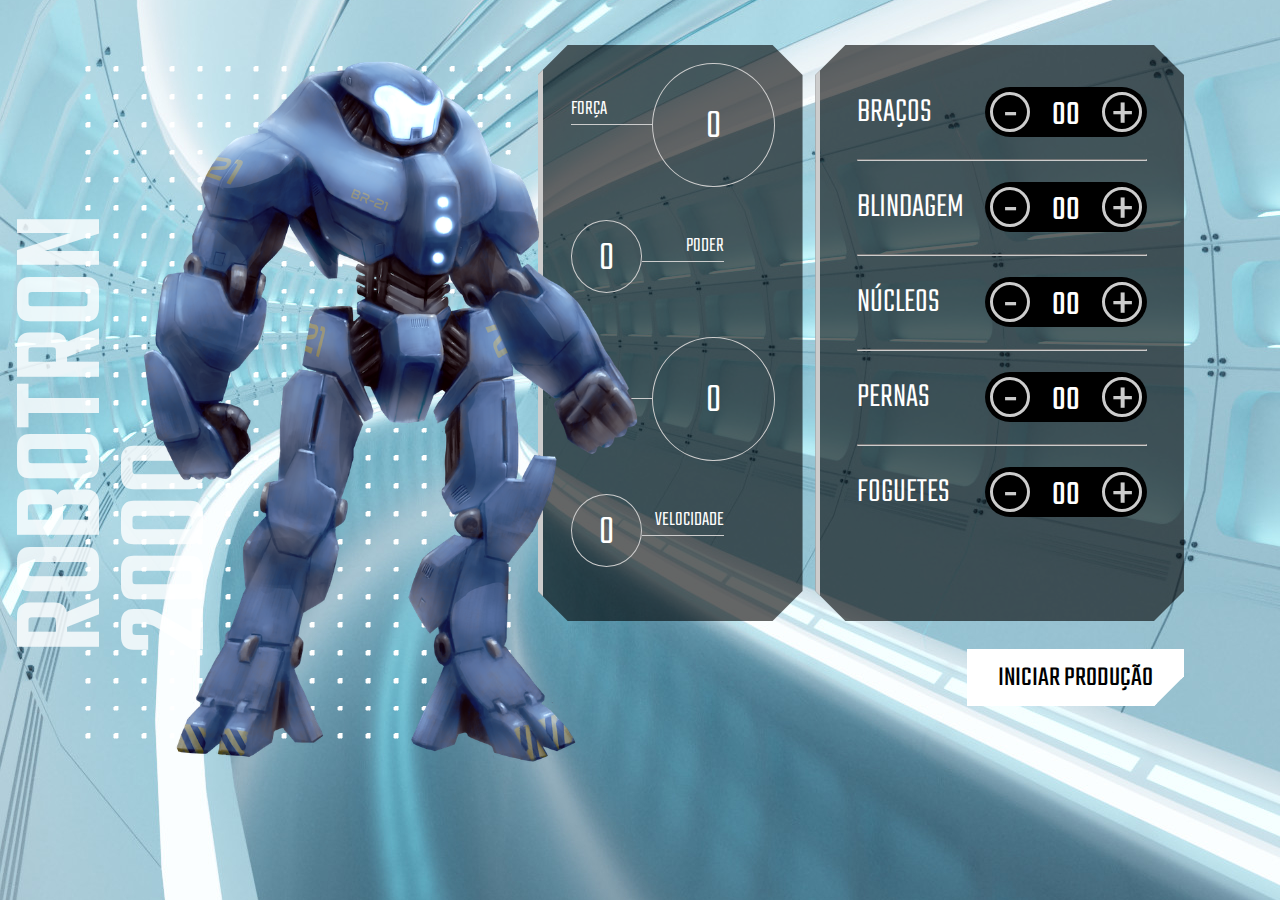
<file: JavaScript-manipulando-DOM/index.html>
<!DOCTYPE html>
<html lang="en">
<head>
    <meta charset="UTF-8">
    <meta http-equiv="X-UA-Compatible" content="IE=edge">
    <meta name="viewport" content="width=device-width, initial-scale=1.0">
    <link rel="shortcut icon" type="image/jpg" href="img/favicon.ico"/>
    <title>Robotron 2000</title>

    <link rel="stylesheet" href="css/style.css">
    <link rel="preconnect" href="https://fonts.googleapis.com">
    <link rel="preconnect" href="https://fonts.gstatic.com" crossorigin>
    <link href="https://fonts.googleapis.com/css2?family=Teko:wght@300;500&display=swap" rel="stylesheet"> 

</head>
<body>
    <main>
        <section class="robotron">
            <img class="robo" src="img/robotron.png" alt="Robotron">
            <figcaption class="titulo">ROBOTRON <br>2000</figcaption>
        </section>

        <section class="box estatisticas">
            <div class="estatistica">
                <p class="estatistica-titulo">Força</p>
                <div class="estatistica-valor">
                    <p class="estatistica-numero" data-estatistica="forca">0</p>
                </div>
            </div>
            <div class="estatistica">
                <p class="estatistica-titulo">Poder</p>
                <div class="estatistica-valor">
                    <p class="estatistica-numero" data-estatistica="poder">0</p>
                </div>
            </div>
            <div class="estatistica">
                <p class="estatistica-titulo">Energia</p>
                <div class="estatistica-valor">
                    <p class="estatistica-numero" data-estatistica="energia">0</p>
                </div>
            </div>
            <div class="estatistica">
                <p class="estatistica-titulo">Velocidade</p>
                <div class="estatistica-valor">
                    <p class="estatistica-numero" data-estatistica="velocidade">0</p>
                </div>
            </div>
        </section>

        <section class="equipamentos">
            <form action="" class="montador">
                <div class="box montador-conteudo">
                    <div class="peca">
                        <label for="" class="peca-titulo">Braços</label>
                        <div class="controle">
                            <buttom class="controle-ajuste" data-controle="-" data-peca="bracos">-</buttom>
                            <input type="text" class="controle-contador" value="00" data-contador>
                            <buttom class="controle-ajuste" data-controle="+" data-peca="bracos">+</buttom>
                        </div>
                    </div>
                    <hr class="linha">
                    <div class="peca">
                        <label for="" class="peca-titulo">Blindagem</label>
                        <div class="controle">
                            <buttom class="controle-ajuste" data-controle="-" data-peca="blindagem">-</buttom>
                            <input type="text" class="controle-contador" value="00" data-contador>
                            <buttom class="controle-ajuste" data-controle="+" data-peca="blindagem">+</buttom>
                        </div>
                    </div>
                    <hr class="linha">
                    <div class="peca">
                        <label for="" class="peca-titulo">Núcleos</label>
                        <div class="controle">
                            <buttom class="controle-ajuste" data-controle="-" data-peca="nucleos">-</buttom>
                            <input type="text" class="controle-contador" value="00" data-contador>
                            <buttom class="controle-ajuste" data-controle="+" data-peca="nucleos">+</buttom>
                        </div>
                    </div>
                    <hr class="linha">
                    <div class="peca">
                        <label for="" class="peca-titulo">Pernas</label>
                        <div class="controle">
                            <buttom class="controle-ajuste" data-controle="-" data-peca="pernas">-</buttom>
                            <input type="text" class="controle-contador" value="00" data-contador>
                            <buttom class="controle-ajuste" data-controle="+" data-peca="pernas">+</buttom>
                        </div>
                    </div>
                    <hr class="linha">
                    <div class="peca">
                        <label for="" class="peca-titulo">Foguetes</label>
                        <div class="controle">
                            <buttom class="controle-ajuste" data-controle="-" data-peca="foguetes">-</buttom>
                            <input type="text" class="controle-contador" value="00" data-contador>
                            <buttom class="controle-ajuste" data-controle="+" data-peca="foguetes">+</buttom>
                        </div>
                    </div>
                </div>
                <input type="submit" value="Iniciar produção" class="producao" id="producao">
            </form>
        </section>
    </main>
    <script async src="js\main.js"></script>
</body>
</html>
</file>
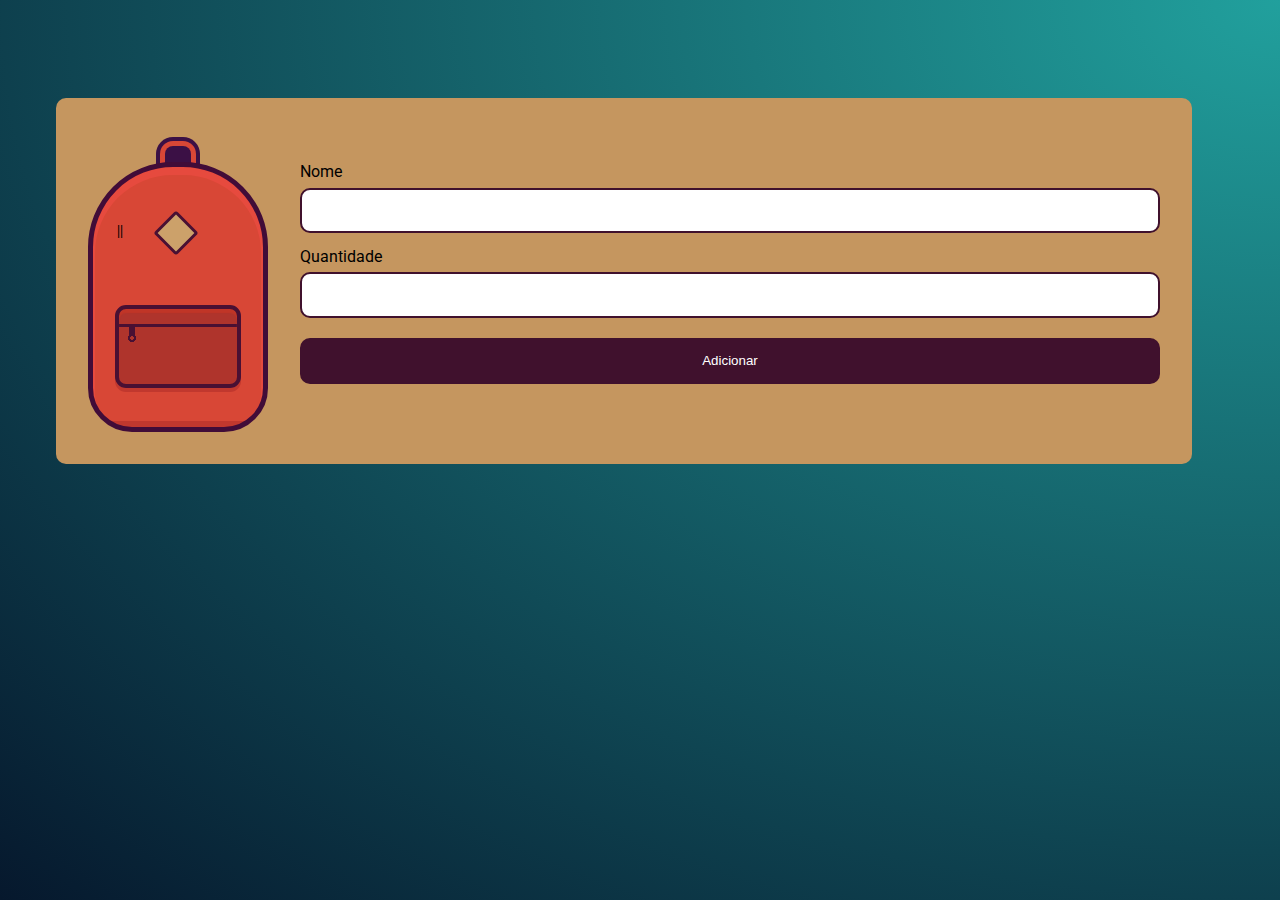
<file: JS-Web-armazenando-dados-no-navegador/index.html>
<!DOCTYPE html>
<html lang="en">
<head>
    <meta charset="UTF-8">
    <meta http-equiv="X-UA-Compatible" content="IE=edge">
    <meta name="viewport" content="width=device-width, initial-scale=1.0">
    <title>Mochila de viagem</title>
    <link rel="stylesheet" href="css/style.css">

    <link rel="preconnect" href="https://fonts.googleapis.com">
    <link rel="preconnect" href="https://fonts.gstatic.com" crossorigin>
    <link href="https://fonts.googleapis.com/css2?family=Roboto&display=swap" rel="stylesheet"> 
</head>
<body>
    <main class="conteudo">
        <div class="principal">
            <div class="mochila"></div>
            <form action="" class="adicionar" id="novoItem">
                <label for="item">Nome</label>
                <input type="text" name="nome" id="nome">
                <label for="item">Quantidade</label>
                <input type="number" name="quantidade" id="quantidade">
                <input type="submit" value="Adicionar" class="cadastrar">
            </form>
        </div>
        
        <ul class="lista" id="lista">
        </ul>
    </main>
    <script src="js/main.js"></script>
</body>
</html>
</file>
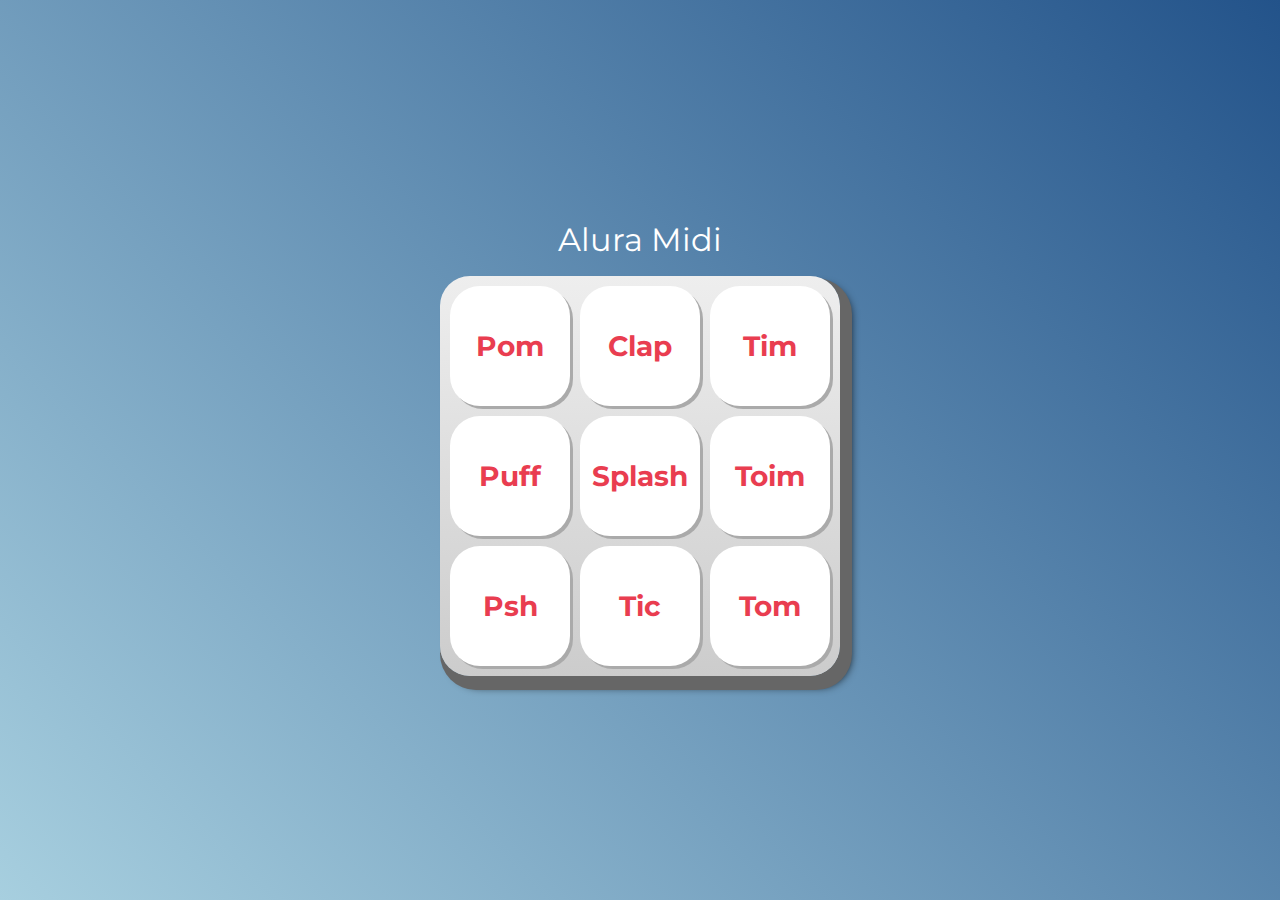
<file: Js-Web-PaginasDimanicas/index.html>
<!DOCTYPE html>
<html lang="pt-BR">
<head>
    <meta charset="UTF-8">
    <meta http-equiv="X-UA-Compatible" content="IE=edge">
    <meta name="viewport" content="width=device-width, initial-scale=1.0">

    <title>Alura MIDI</title>

    <link rel="preconnect" href="https://fonts.googleapis.com">
    <link rel="preconnect" href="https://fonts.gstatic.com" crossorigin>
    <link href="https://fonts.googleapis.com/css2?family=Montserrat:wght@500;600&display=swap" rel="stylesheet">

    <link rel="icon" type="image/png" href="images/bateria.png">
    <link rel="stylesheet" href="css/reset.css">
    <link rel="stylesheet" href="css/estilos.css">
    
</head>
<body>

    <h1>Alura Midi</h1>

    <section class="teclado">
        <button class="tecla tecla_pom">Pom</button>
        <button class="tecla tecla_clap">Clap</button>
        <button class="tecla tecla_tim">Tim</button>

        <button class="tecla tecla_puff">Puff</button>
        <button class="tecla tecla_splash">Splash</button>
        <button class="tecla tecla_toim">Toim</button>

        <button class="tecla tecla_psh">Psh</button>
        <button class="tecla tecla_tic">Tic</button>
        <button class="tecla tecla_tom">Tom</button>
    </section>

    <audio src="sounds/keyq.wav" id="som_tecla_pom"></audio>
    <audio src="sounds/keyw.wav" id="som_tecla_clap"></audio>
    <audio src="sounds/keye.wav" id="som_tecla_tim"></audio>
    <audio src="sounds/keya.wav" id="som_tecla_puff"></audio>
    <audio src="sounds/keys.wav" id="som_tecla_splash"></audio>
    <audio src="sounds/keyd.wav" id="som_tecla_toim"></audio>
    <audio src="sounds/keyz.wav" id="som_tecla_psh"></audio>
    <audio src="sounds/keyx.wav" id="som_tecla_tic"></audio>
    <audio src="sounds/keyc.wav" id="som_tecla_tom"></audio>
    <script src="main.js"></script>
</body>
</html>
</file>
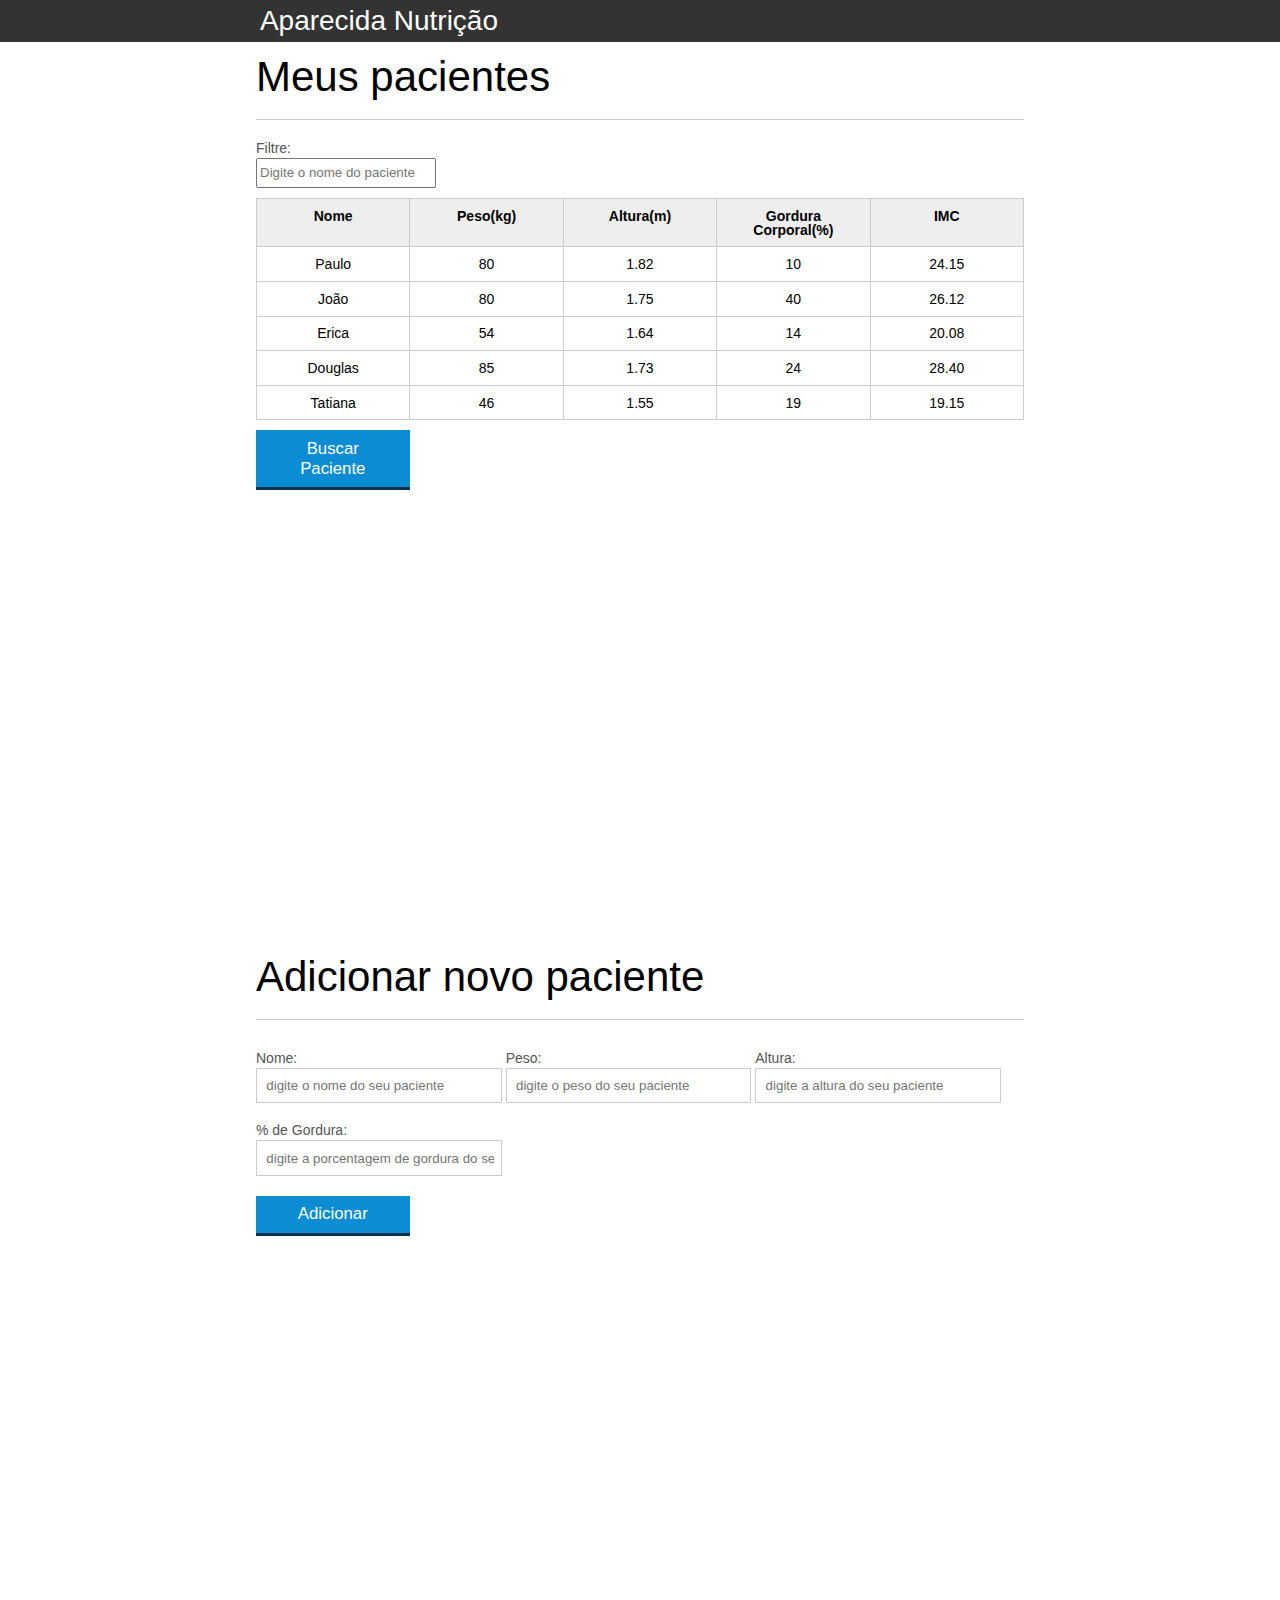
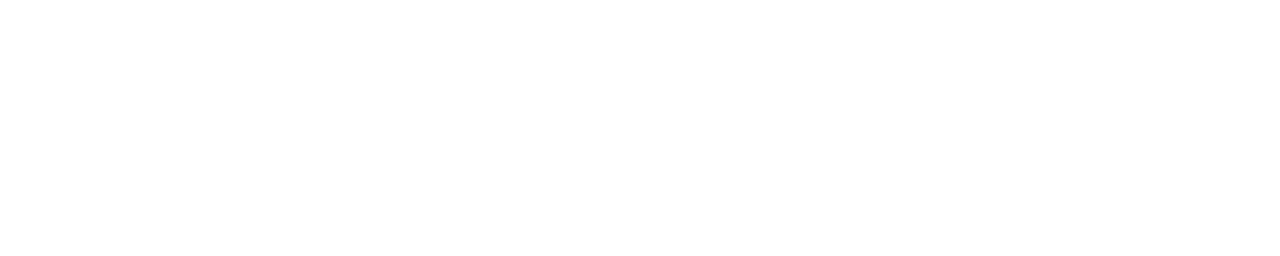
<file: JS-Web-Introdução-Nutrição/introducao-javascript/index.html>
<html lang="pt-br">
	<head>
		<meta charset="UTF-8">
		<title>Aparecida Nutrição</title>
		<link rel="icon" href="favicon.ico" type="image/x-icon">
		<link rel="stylesheet" type="text/css" href="css/reset.css">
		<link rel="stylesheet" type="text/css" href="css/index.css">

	</head>
	<body>

		<header>
			<div class="container">
				<h2 class="titulo">Aparecida Nutrição</h2>
			</div>
		</header>
		<main>
			<section class="container">
				<h2>Meus pacientes</h2>
				<label for="filtrar-tabela">Filtre:</label>
				<input type="text" name="filtro" id="filtrar-tabela" placeholder="Digite o nome do paciente">
				
				<table>
					<thead>
						<tr>
							<th>Nome</th>
							<th>Peso(kg)</th>
							<th>Altura(m)</th>
							<th>Gordura Corporal(%)</th>
							<th>IMC</th>
						</tr>
					</thead>
					<tbody id="tabela-pacientes">
						<tr class="paciente" id="primeiro-paciente" >
							<td class="info-nome">Paulo</td>
							<td class="info-peso">80</td>
							<td class="info-altura">1.82</td>
							<td class="info-gordura">10</td>
							<td class="info-imc">0</td>
						</tr>

						<tr class="paciente" >
							<td class="info-nome">João</td>
							<td class="info-peso">80</td>
							<td class="info-altura">1.75</td>
							<td class="info-gordura">40</td>
							<td class="info-imc">0</td>
						</tr>

						<tr class="paciente" >
							<td class="info-nome">Erica</td>
							<td class="info-peso">54</td>
							<td class="info-altura">1.64</td>
							<td class="info-gordura">14</td>
							<td class="info-imc">0</td>
						</tr>

						<tr class="paciente">
							<td class="info-nome">Douglas</td>
							<td class="info-peso">85</td>
							<td class="info-altura">1.73</td>
							<td class="info-gordura">24</td>
							<td class="info-imc">0</td>
						</tr>
						<tr class="paciente" >
							<td class="info-nome">Tatiana</td>
							<td class="info-peso">46</td>
							<td class="info-altura">1.55</td>
							<td class="info-gordura">19</td>
							<td class="info-imc">0</td>
						</tr>
					</tbody>
				</table>
				<span id="erro-ajax" class="invisivel"> Erro ao buscar os pacientes</span>
				<button id="buscar-paciente" class="botao bto-principal">Buscar Paciente</button>
				
				<script src="js/CalculaIMC.js"></script>
				<script src="js/form.js"></script>
				<script src="js/removerPaciente.js"></script>
				<script src="js/filter.js"></script>
				<script src="js/buscarPacientes.js"></script>

			</section>
		</main>
		<section class="container">
			<h2 id="titulo-form">Adicionar novo paciente</h2>
			<ul id="mensagem-erro"></ul>
			<form id="form-adiciona">
				<div class="grupo">
					<label for="nome">Nome:</label>
					<input id="nome" name="nome" type="text" placeholder="digite o nome do seu paciente" class="campo">
				</div>
				<div class="grupo">
					<label for="peso">Peso:</label>
					<input id="peso" name="peso" type="text" placeholder="digite o peso do seu paciente" class="campo campo-medio">
				</div>
				<div class="grupo">
					<label for="altura">Altura:</label>
					<input id="altura" name="altura" type="text" placeholder="digite a altura do seu paciente" class="campo campo-medio">
				</div>
				<div class="grupo">
					<label for="gordura">% de Gordura:</label>
					<input id="gordura" type="text" placeholder="digite a porcentagem de gordura do seu paciente" class="campo campo-medio">
				</div>
		
				<button id="adicionar-paciente" class="botao bto-principal">Adicionar</button>
				
			</form>
		</section>
		<script src='js/CalculaIMC.js'></script>
		<script src="js/form.js"></script>
		<script src="js/removerPaciente.js"></script>
		<script src="js/filter.js"></script>
		<script src="js/buscarPacientes.js"></script>
	</body>
</html>
</file>
<file: JavaScript-manipulando-DOM/css/style.css>
:root {
    --main-cinza: #CCCCCC;
    --main-branco: #FFFFFF;
    --main-preto: #000000;
}

* {
    box-sizing: border-box;
}

body {
    background: url(../img/fundo.jpg);
    background-position: center center;
    background-size: cover cover;
    padding: 0;
    margin: 0;
    font-weight: 300;
}

body, input {
    font-family: 'Teko', sans-serif;
}

main {
    width: 80vw;
    height: 80vh;
    margin: 10vh 8vw 10vh 12vw;
    display: flex;
    gap: 1vw;
}

.robotron {
    background: url(../img/estrutura.png) no-repeat;
    background-position: center center;
    margin: 0;
    flex-basis: 40%;
    position: relative;
}

.robo {
    height: 110%;
    z-index: 1;
    position: absolute;
    left: -20%;
    top: -5%;
}

.titulo {
    transform: rotate(180deg);
    font-weight: 500;
    font-size: 130px;
    position: absolute;
    bottom: 7rem;
    left: -3rem;
    line-height: 0.8;
    writing-mode: vertical-rl;
    text-orientation: mixed;
    color: rgba(255,255,255,0.8)
}

.box {
    background: rgba(0,0,0,0.6);
    clip-path: polygon(calc(100% - 30px) 0, 100% 30px, 100% calc(100% - 30px), calc(100% - 30px) 100%, 30px 100%, 0 calc(100% - 30px), 0 30px, 30px 0);
    border-left: 5px solid var(--main-cinza);
    height: 80%;
}

/****************************** Equipamentos *****/

.equipamentos {
    flex-basis: 32%;
}

.montador {
    height: 100%;;
}

.montador-conteudo {
    padding: 2em 10%;
}

.peca {
    padding: 1em 0;
}

.peca-titulo {
    color: var(--main-branco);
    text-transform: uppercase;
    font-size: 2.5em;
}

.controle {
    background: var(--main-preto);
    border-radius: 25px;
    float: right;
    display: inline-flex;
    padding: 5px;
    align-items: center;
    align-self: flex-end;
}

.controle-contador {
    width: 40px;
    height: 35px;
    background: none;
    border: 0;
    margin: 0 1rem;
    color: var(--main-branco);
    text-align: center;
    font-size: 2.5em;
    display: inline-flex;
    align-items: center;
    padding-top: 8px;
}

.controle-ajuste {
    display: inline-block;
    width: 40px;
    height: 40px;
    line-height: 44px;
    border-radius: 50%;
    color: var(--main-cinza);
    font-size: 4em;
    background: var(--main-preto);
    text-align: center;
    border: 3px solid var(--main-cinza);
    cursor: pointer;
}

.linha {
    border-color: var(--main-cinza);
}

.producao {
    margin-top: 1em;
    font-size: 2em;
    text-transform: uppercase;
    padding: 0.2em 1em;
    float: right;
    border: 3px solid var(--main-branco);
    background: var(--main-branco);
    clip-path: polygon(100% 0, 100% calc(100% - 30px), calc(100% - 30px) 100%, 0 100%, 0 0);
    cursor: pointer;
}

.producao:hover {
    background: var(--main-preto);
    color: var(--main-branco)
}



/****************************** Estatísticas *****/
.estatisticas {
    flex-basis: 23%;
    padding: 2em 2em 0;
}

.estatistica {
    color: var(--main-branco);
    display: flex;
    align-items: flex-start;
    height: 25%;
}

.estatistica-titulo {
    font-size: 1.5em;
    border-bottom: 1px solid var(--main-cinza);
    flex-basis: 40%;
    text-transform: uppercase;
    order: 1
}

.estatistica-valor {
    flex-basis: 60%;
    position: relative;
    margin: 10px 0 0;
    order: 2;
    margin: -10px 0 0;
}

.estatistica-valor::after {
    content: "";
    display: block;
    padding-bottom: 100%;
    border: 1px solid var(--main-cinza);
    border-radius: 50%;
}

.estatistica-numero {
    position: absolute;
    top: 50%;
    transform: translateY(-46%);
    width: 100%;
    line-height: 100%;
    text-align: center;
    font-size: 3em;
    margin: 0;
}

.estatistica:nth-child(2n) .estatistica-titulo {
    order: 2;
    text-align: right;
}

.estatistica:nth-child(2n) .estatistica-valor {
    order: 1;
    flex-basis: 35%;
    margin: 10px 0 0;
}

@media screen and (max-width: 1600px) {
    body { 
        font-size: 14px;
    }
    main {
        width: 90vw;
        height: 80vh;
        margin: 5vh auto;
    }
}

@media screen and (max-width: 1200px) {
    body { 
        font-size: 13px;
    }

    main {
        width: 96vw;
        height: 80vh;
        margin: 10vh auto;
    }
}
</file>
<file: JS-Web-armazenando-dados-no-navegador/css/style.css>
html {
    background: radial-gradient(farthest-corner at right top,#21A09D, #06182D);
    height: 100%;
    font-family: 'Roboto', cursive;
}

.conteudo {
    padding: 10vh 3em 0;
    display: flex;
    align-items: flex-start;
    gap: 2em;
}

.principal {
    flex-grow: 1;
    flex-basis: auto;
    min-width: 600px;
    padding: 4em 2em 2em;
    box-sizing: border-box;
    display: flex;
    background: #C5965F;
    border-radius: 10px;
    gap: 2em;
}
  
.mochila {
    min-width: 170px;
    max-width: 170px;
    height: 180px;
    padding-top: 80px;
    background-color: #d84736;
    box-shadow: inset 0 6px 0 2px #e64a3e, 0 -93px 0 -77px #3b1045, 0 -93px 0 -72px #d84736, 0 -93px 0 -68px #3b1045;
    background-image: linear-gradient(to right, transparent 5px, transparent 20px, transparent 1px, transparent 25px, transparent 5px, transparent 20px, transparent 20px, transparent 86px, #c1382e 45px, #c1382e 230px, transparent 25px, transparent 172px );
    background-position: center 254px;
    background-size: 305px 6px;
    background-repeat: repeat-x; 
    border: 5px solid #410c38;
    border-radius: 85px 85px 44px 44px;
    display: inline-block;
    vertical-align: top;
    flex-basis: auto;
    flex-grow: 1;
}
  
.mochila:before, .mochila:after {
    display: block;
    content: '';
    position: absolute;
  }
  
.mochila:before {
    height: 75px;
    width: 118px;
    background-image: radial-gradient(circle closest-corner at 13px 29px , #af342c, #af342c 2px, transparent 2px, transparent), radial-gradient(circle closest-corner at 13px 29px , #491033, #491033 4px, transparent 4px, transparent), linear-gradient(to bottom, transparent 10px, transparent 15px, #491033 5px, #491033 18px, transparent 18px, transparent 100px), linear-gradient(to right, #af342c 10px, #af342c 10px, transparent 10px, transparent 16px, #af342c 9px, #af342c 50px), linear-gradient(to bottom, #af342c 8px, #af342c 16px, #491033 8px, #491033 30px, #af342c 20px, #af342c 72px, #af342c 10px, #af342c 57px, #af342c 5%);
    margin-left: 22px;
    margin-top: 58px;
    border: 4px solid #491033;
    border-radius: 11px;
    box-shadow: 0 4px 0 0 #c1382e, inset 0px 4px 1px 0 #c03527;
    content: '||';
    color: transparent;
    font-family: Comic Sans MS;
    font-weight: bold;
    z-index: 1;
    text-shadow: rgb(0, 0, 0) -2px -86px 0px;
    font-size: 14px;
}
  
.mochila:after {
    margin-left: 67px;
    margin-top: -30px;
    background: #cca16a;
    width:26px;
    height:26px;
    border: 3px solid #491033;
    border-radius: 3px;
    transform: rotate(45deg);
}

.adicionar {
    width: 100%;
}

.adicionar input {
    width: 100%;
    box-sizing: border-box;
    margin: 0.5em 0 1em;
    padding: 1em 0.5em;
    border-radius: 10px;
    border: 2px solid #40112D;
}

.adicionar label {
    display: block;
}

.cadastrar {
    background-color: #40112D;
    color: #FFFFFF;
    cursor: pointer;
}

.lista {
    margin: 0;
    padding: 0;
}

.item {
    list-style: none;
    padding: 0.6em 2em;
    background: #FFFFFF;
    border-radius: 10px;
    margin: 0 0 1em;
    width: 100%;
    box-sizing: border-box;
    display: inline-flex;
    align-items: center;
    gap: 1em;
    font-size: 20px;
}

.item strong {
    border-radius: 50%;
    display: flex;
    align-items: center;
    justify-content: center;
    width: 40px;
    height: 40px;
    Background: #C5965F;
    font-weight: 400;
}
</file>
<file: Js-Web-PaginasDimanicas/css/estilos.css>
:root {
  --cinza: #aaa;
  --vermelha: #e93d50;
  --vermelha-escura: #af303f;
  --branca: #fff;
  --luz: rgb(229, 255, 0);
}

body {
  align-items: center;
  background: linear-gradient(45deg, #a7cfdf 0%,#23538a 100%);
  display: flex;
  justify-content: center;
  flex-direction: column;
  font-family: 'Montserrat', sans-serif;
  min-height: 100vh;
}

h1 {
  color: var(--branca);
  margin-bottom: 20px;
  font-size: 2rem;
}

.teclado {
  background: linear-gradient(to bottom, #eeeeee 0%,#cccccc 100%);
  box-shadow: 6px 8px 0 6px #666, 10px 10px 10px #000;
  border-radius: 30px;
  display: grid;
  gap: 10px;
  grid-template-columns: repeat(3, 1fr);
  padding: 10px;
}

.tecla {
  background-color: var(--branca);
  border-radius: 30px;
  box-shadow: 3px 3px 0 var(--cinza);
  color: var(--vermelha);
  cursor: pointer;
  height: 120px;
  font-size: 1.75em;
  font-weight: bold;
  line-height: 120px;
  text-align: center;
  width: 120px;
}

.tecla.ativa,
.tecla:active {
  background-color: var(--vermelha);
  border: 4px solid  var(--vermelha);
  box-shadow: 3px 3px 0 var(--vermelha-escura) inset;
  color: var(--branca);
  outline: none;
}

.tecla.focus,
.tecla:focus {
  outline: none;
  box-shadow: 1px 1px 10px var(--luz);
}

.tecla.active:focus,
.tecla:active:focus {
  box-shadow: 3px 3px 0 var(--vermelha-escura) inset, 1px 1px 10px var(--luz);
}
</file>
<file: JS-Web-Introdução-Nutrição/introducao-javascript/css/index.css>
*{
	box-sizing: border-box;
 }

body{
	font-family: "Helvetica Neue", "Helvetica", Helvetica, Arial, sans-serif;
	font-size: 14px;
}

header{
	background-color: #333;
	height: 3em;
	color: #FFF;
	margin-bottom: 1em;
}

header h1{
	font-size: 2em;
	display:inline-block;
	vertical-align:	middle;
}
header h2{
	font-size: 2em;
	display:inline-block;
	vertical-align:	middle;
}

header .container:before{
	content: '';
	display:inline-block;
	height: 100%;
	vertical-align:	middle;
}

.container{
	width: 60%;
	height: 100%;
	margin: 0 auto;
}

section{
	margin: 2em 0;
	overflow: hidden;
}

section h2{
	font-size: 3em;
	display: block;
	padding-bottom: .5em;
	border-bottom: 1px solid #ccc;
	margin-bottom: .5em;
}

table{
	width: 100%;
	margin-bottom : .5em;
    table-layout: fixed;

}

td, th {
	padding: .7em;
	margin: 0;
	border: 1px solid #ccc;
	text-align: center;
}

th{
	font-weight: bold;
	background-color: #EEE;
}

label{
	color: #555;
	display: block;
	margin-bottom: .2em;
}

.campo{
	margin: 0;
	padding-bottom: 1em;
	width: 100%;
	border: 1px solid #ccc;
	padding: .7em;
	width: 100%;
}

.campo-medio{
	display: inline-block;
	padding-right: .5em;
}

.grupo{
	width: 32%;
	display: inline-block;
	padding: 10px 0px;
}

button{
	padding: .5em 2em;
	border: 0;
	border-bottom: 3px solid;
	font-size: 1.2em;
	cursor: pointer;
	margin: 0;
	margin-top: -3px;
	color: #fff;
	background-color:#0c8cd3;
	border-color: #04324c;
	width: 20%;
    display: block;
    clear: both;
    margin: 10px 0px;

}

button:active{
	margin-top:0px;
	border: 0;
}

button[disabled=disabled], button:disabled {
    background-color: gray;
	border-color: darkgray;

}

.adicionar-paciente{
    margin-top: 30px;
}

.campo-invalido{
	border: 1px solid red;
}

.paciente-invalido{
	background-color: lightcoral;
}

#mensagem-erro{
	color: red;
}

.fadeOut{
	opacity: 0;
	transition: 0.5s;
}

#filtrar-tabela{
	width: 180px;
	height: 30px;
	margin-bottom: 10px;
}

.invisivel{
	display: none;
}
</file>
